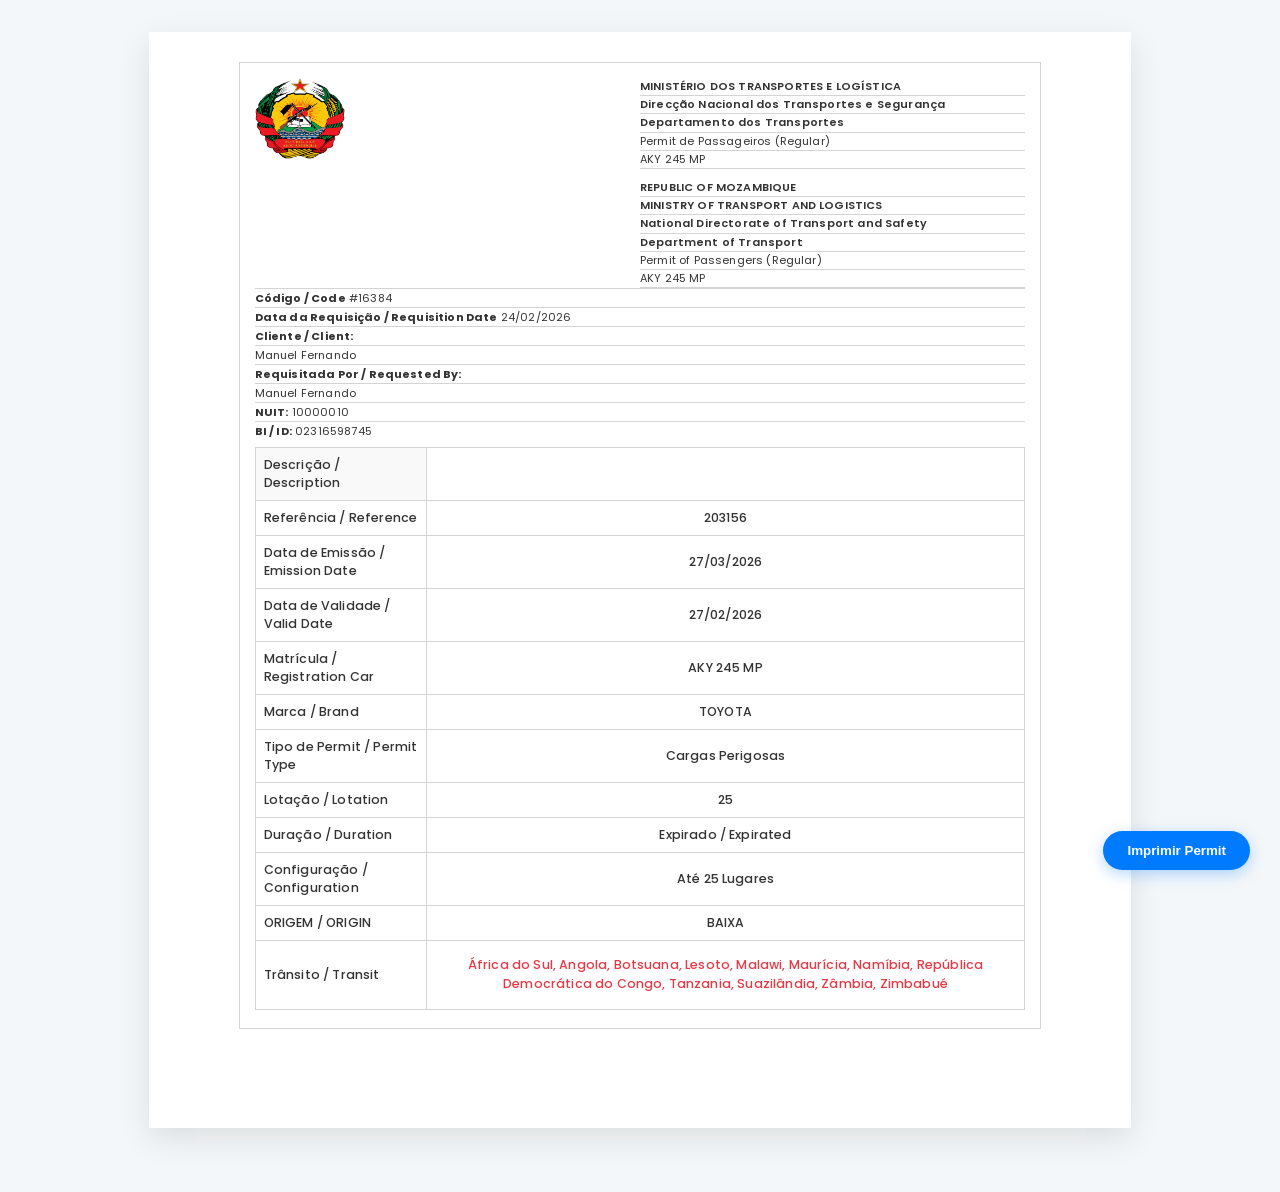
<file: index.html>
<!DOCTYPE html>
<!-- Define o tipo de documento como HTML5 -->
<html lang="pt">

<head>
    <!-- Define a codificação de caracteres como UTF-8 para suportar acentos -->
    <meta charset="UTF-8">
    <!-- Faz com que a página seja responsiva em dispositivos móveis -->
    <meta name="viewport" content="width=device-width, initial-scale=1.0">
    <!-- Título que aparece na aba do navegador -->
    <title>Balcao Virtual MTC | Permit</title>
    <!-- Ícone da aba do navegador (Favicon) -->
    <link rel="icon" type="image/png" href="emblema.png">
    <!-- Liga o ficheiro CSS externo para estilização -->
    <link rel="stylesheet" href="style.css">
    <!-- Pré-conexão com os servidores do Google Fonts para carregamento mais rápido -->
    <link rel="preconnect" href="https://fonts.googleapis.com">
    <link rel="preconnect" href="https://fonts.gstatic.com" crossorigin>
    <!-- Importa a fonte 'Poppins' com diferentes espessuras (400 a 700) -->
    <link href="https://fonts.googleapis.com/css2?family=Poppins:wght@300;400;500;600;700&display=swap"
        rel="stylesheet">
</head>


<body>
    <!-- Botão flutuante para触发 a função de impressão do navegador (escondido na impressão real) -->
    <button class="print-btn no-print" onclick="window.print()">Imprimir Permit</button>

    <!-- Contentor principal que simula o tamanho e margens de uma folha A4 -->
    <!-- Contentor principal (Elemento 5: Card de fundo branco) -->
    <div class="permit-container">
        <!-- Borda Retangular Vertical (Elemento 4) -->
        <div class="main-border">

            <!-- Quadrante 1 (Q1) -->
            <header class="q1-header">
                <div class="logo-section">
                    <img src="emblema.png" alt="Emblema de Moçambique">
                </div>
                <div class="header-text-block">
                    <div class="text-line">MINISTÉRIO DOS TRANSPORTES E LOGÍSTICA</div>
                    <div class="text-line">Direcção Nacional dos Transportes e Segurança</div>
                    <div class="text-line">Departamento dos Transportes</div>
                    <div class="text-line2" id="permit-title">Permit de Passageiros (Regular)</div>
                    <div class="text-line2" id="permit-plate-header">AKY 245 MP</div>
                    <div class="text-line spacer">REPUBLIC OF MOZAMBIQUE</div>
                    <div class="text-line">MINISTRY OF TRANSPORT AND LOGISTICS</div>
                    <div class="text-line">National Directorate of Transport and Safety</div>
                    <div class="text-line">Department of Transport</div>
                    <div class="text-line2" id="permit-title-en">Permit of Passengers (Regular)</div>
                    <div class="text-line2" id="permit-plate-header-2">AKY 245 MP</div>
                </div>
            </header>

            <!-- Quadrante 2 (Q2) -->
            <section class="q2-info">
                <div class="info-row">
                    <span class="info-label">Código / Code</span> <span id="field-codigo">#16384</span>
                </div>
                <div class="info-row">
                    <span class="info-label">Data da Requisição / Requisition Date</span> <span
                        id="field-data-requisicao">24/02/2026</span>
                </div>
                <div class="info-row">
                    <span class="info-label">Cliente / Client:</span>
                </div>
                <div class="info-row">
                    <span class="info-value" id="field-cliente">Manuel Fernando</span>
                </div>
                <div class="info-row">
                    <span class="info-label">Requisitada Por / Requested By:</span>
                </div>
                <div class="info-row">
                    <span class="info-value" id="field-requisitada-por">Manuel Fernando</span>
                </div>
                <div class="info-row">
                    <span class="info-label">NUIT:</span> <span id="field-nuit">10000010</span>
                </div>
                <div class="info-row last">
                    <span class="info-label">BI / ID:</span> <span id="field-bi">02316598745</span>
                </div>
            </section>

            <!-- Quadrante 3 (Q3) -->
            <section class="q3-table-container">
                <table class="data-table">
                    <tr>
                        <td colspan="col-label" class="table-title">Descrição / Description</td>
                        <td class="col-value"></td>
                    </tr>
                    <tr>
                        <td class="col-label">Referência / Reference</td>
                        <td class="col-value" id="field-referencia">203156</td>
                    </tr>
                    <tr>
                        <td class="col-label">Data de Emissão / Emission Date</td>
                        <td class="col-value" id="field-data-emissao">27/03/2026</td>
                    </tr>
                    <tr>
                        <td class="col-label">Data de Validade / Valid Date</td>
                        <td class="col-value" id="field-data-validade">27/02/2026</td>
                    </tr>
                    <tr>
                        <td class="col-label">Matrícula / Registration Car</td>
                        <td class="col-value" id="field-matricula">AKY 245 MP</td>
                    </tr>
                    <tr>
                        <td class="col-label">Marca / Brand</td>
                        <td class="col-value" id="field-marca">TOYOTA</td>
                    </tr>
                    <tr>
                        <td class="col-label">Tipo de Permit / Permit Type</td>
                        <td class="col-value" id="field-tipo-permit">Cargas Perigosas</td>
                    </tr>
                    <tr>
                        <td class="col-label">Lotação / Lotation</td>
                        <td class="col-value" id="field-lotacao">25</td>
                    </tr>
                    <tr>
                        <td class="col-label">Duração / Duration</td>
                        <td class="col-value" id="field-duracao">Expirado / Expirated</td>
                    </tr>
                    <tr>
                        <td class="col-label">Configuração / Configuration</td>
                        <td class="col-value" id="field-configuracao">Até 25 Lugares</td>
                    </tr>
                    <tr>
                        <td class="col-label">ORIGEM / ORIGIN</td>
                        <td class="col-value" id="field-origem">BAIXA</td>
                    </tr>
                    <tr>
                        <td class="col-label">Trânsito / Transit</td>
                        <td class="col-value-red transit-cell" id="field-transito">África do Sul, Angola, Botsuana,
                            Lesoto, Malawi, Maurícia, Namíbia, República Democrática do
                            Congo, Tanzania, Suazilândia, Zâmbia, Zimbabué</td>
                    </tr>
                </table>
            </section>
        </div>
    </div>
</body>

</html>
</file>
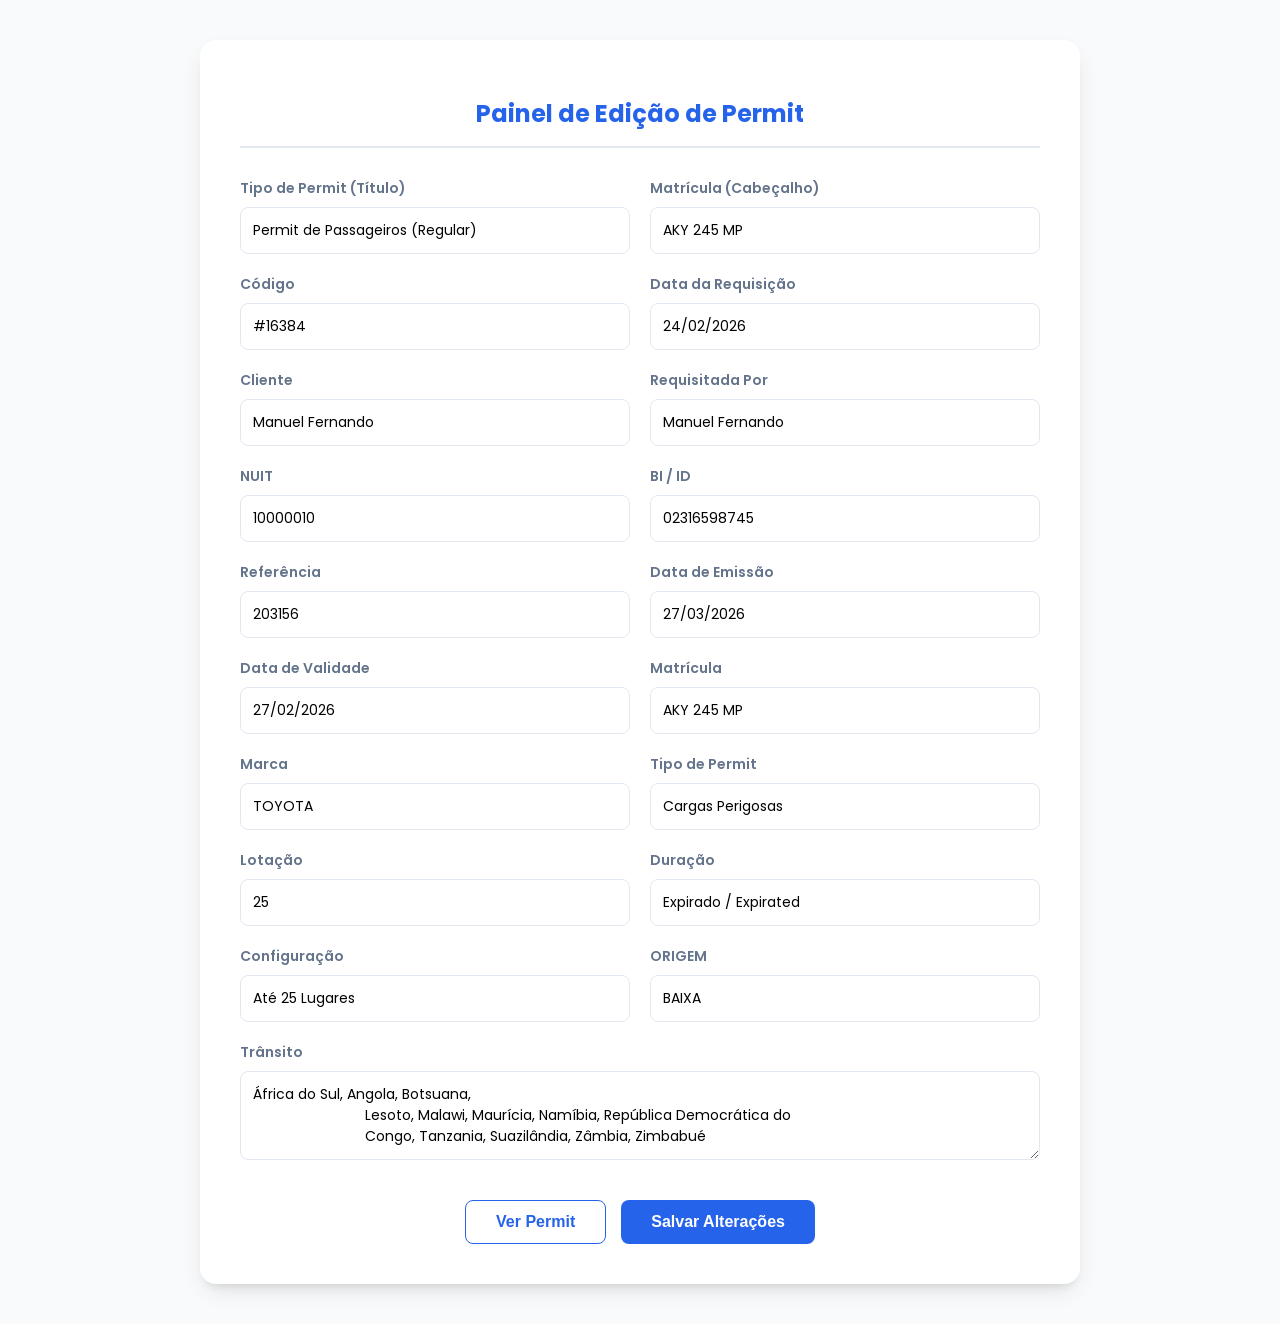
<file: editar.html>
<!DOCTYPE html>
<html lang="pt">

<head>
    <meta charset="UTF-8">
    <meta name="viewport" content="width=device-width, initial-scale=1.0">
    <title>Editar Permit | Admin</title>
    <link rel="icon" type="image/png" href="emblema.png">
    <link href="https://fonts.googleapis.com/css2?family=Poppins:wght@300;400;500;600;700&display=swap"
        rel="stylesheet">
    <style>
        :root {
            --primary: #2563eb;
            --primary-hover: #1d4ed8;
            --bg: #f8fafc;
            --card-bg: #ffffff;
            --text: #1e293b;
            --border: #e2e8f0;
        }

        body {
            font-family: 'Poppins', sans-serif;
            background-color: var(--bg);
            color: var(--text);
            margin: 0;
            padding: 40px 20px;
            display: flex;
            justify-content: center;
        }

        .admin-container {
            width: 100%;
            max-width: 800px;
            background: var(--card-bg);
            padding: 40px;
            border-radius: 16px;
            box-shadow: 0 10px 25px -5px rgba(0, 0, 0, 0.1), 0 8px 10px -6px rgba(0, 0, 0, 0.1);
        }

        h1 {
            font-size: 24px;
            font-weight: 700;
            margin-bottom: 30px;
            color: var(--primary);
            text-align: center;
            border-bottom: 2px solid var(--border);
            padding-bottom: 15px;
        }

        .form-grid {
            display: grid;
            grid-template-columns: repeat(2, 1fr);
            gap: 20px;
        }

        .form-group {
            display: flex;
            flex-direction: column;
            gap: 8px;
        }

        .form-group.full-width {
            grid-column: span 2;
        }

        label {
            font-size: 14px;
            font-weight: 600;
            color: #64748b;
        }

        input,
        textarea,
        select {
            padding: 12px;
            border: 1px solid var(--border);
            border-radius: 8px;
            font-size: 14px;
            font-family: inherit;
            transition: all 0.2s;
        }

        input:focus,
        textarea:focus {
            outline: none;
            border-color: var(--primary);
            box-shadow: 0 0 0 3px rgba(37, 99, 235, 0.1);
        }

        .actions {
            margin-top: 40px;
            display: flex;
            gap: 15px;
            justify-content: center;
        }

        button {
            padding: 12px 30px;
            border-radius: 8px;
            font-size: 16px;
            font-weight: 600;
            cursor: pointer;
            transition: all 0.2s;
        }

        .btn-save {
            background-color: var(--primary);
            color: white;
            border: none;
        }

        .btn-save:hover {
            background-color: var(--primary-hover);
            transform: translateY(-1px);
        }

        .btn-view {
            background-color: white;
            color: var(--primary);
            border: 1px solid var(--primary);
        }

        .btn-view:hover {
            background-color: rgba(37, 99, 235, 0.05);
        }

        .status-msg {
            margin-top: 20px;
            text-align: center;
            font-size: 14px;
            font-weight: 500;
            display: none;
        }

        .status-success {
            color: #10b981;
        }

        .status-error {
            color: #ef4444;
        }

        @media (max-width: 600px) {
            .form-grid {
                grid-template-columns: 1fr;
            }

            .form-group.full-width {
                grid-column: span 1;
            }
        }
    </style>
</head>

<body>
    <div class="admin-container">
        <h1>Painel de Edição de Permit</h1>

        <form id="editForm">
            <div class="form-grid">
                <!-- Header Info -->
                <div class="form-group">
                    <label for="permit-title">Tipo de Permit (Título)</label>
                    <input type="text" id="permit-title" name="permit-title" value="Permit de Passageiros (Regular)">
                </div>
                <div class="form-group">
                    <label for="permit-plate-header">Matrícula (Cabeçalho)</label>
                    <input type="text" id="permit-plate-header" name="permit-plate-header" value="AKY 372 MP">
                </div>

                <!-- Quadrante 2 -->
                <div class="form-group">
                    <label for="field-codigo">Código</label>
                    <input type="text" id="field-codigo" name="field-codigo" value="#16341">
                </div>
                <div class="form-group">
                    <label for="field-data-requisicao">Data da Requisição</label>
                    <input type="text" id="field-data-requisicao" name="field-data-requisicao" value="24/11/2025">
                </div>
                <div class="form-group">
                    <label for="field-cliente">Cliente</label>
                    <input type="text" id="field-cliente" name="field-cliente" value="ORLANDO JAIME TIVANE">
                </div>
                <div class="form-group">
                    <label for="field-requisitada-por">Requisitada Por</label>
                    <input type="text" id="field-requisitada-por" name="field-requisitada-por"
                        value="ORLANDO JAIME TIVANE">
                </div>
                <div class="form-group">
                    <label for="field-nuit">NUIT</label>
                    <input type="text" id="field-nuit" name="field-nuit" value="154 656 994">
                </div>
                <div class="form-group">
                    <label for="field-bi">BI / ID</label>
                    <input type="text" id="field-bi" name="field-bi" value="090104619737A">
                </div>

                <!-- Quadrante 3 -->
                <div class="form-group">
                    <label for="field-referencia">Referência</label>
                    <input type="text" id="field-referencia" name="field-referencia" value="20214530161">
                </div>
                <div class="form-group">
                    <label for="field-data-emissao">Data de Emissão</label>
                    <input type="text" id="field-data-emissao" name="field-data-emissao" value="27/11/2025">
                </div>
                <div class="form-group">
                    <label for="field-data-validade">Data de Validade</label>
                    <input type="text" id="field-data-validade" name="field-data-validade" value="27/02/2026">
                </div>
                <div class="form-group">
                    <label for="field-matricula">Matrícula</label>
                    <input type="text" id="field-matricula" name="field-matricula" value="AKY 372 MP">
                </div>
                <div class="form-group">
                    <label for="field-marca">Marca</label>
                    <input type="text" id="field-marca" name="field-marca" value="TOYOTA">
                </div>
                <div class="form-group">
                    <label for="field-tipo-permit">Tipo de Permit</label>
                    <input type="text" id="field-tipo-permit" name="field-tipo-permit" value="Passageiros (Regular)">
                </div>
                <div class="form-group">
                    <label for="field-lotacao">Lotação</label>
                    <input type="text" id="field-lotacao" name="field-lotacao" value="15">
                </div>
                <div class="form-group">
                    <label for="field-duracao">Duração</label>
                    <input type="text" id="field-duracao" name="field-duracao" value="Expirado / Expirated">
                </div>
                <div class="form-group">
                    <label for="field-configuracao">Configuração</label>
                    <input type="text" id="field-configuracao" name="field-configuracao" value="Até 15 Lugares">
                </div>
                <div class="form-group">
                    <label for="field-origem">ORIGEM</label>
                    <input type="text" id="field-origem" name="field-origem" value="CHOKWE">
                </div>
                <div class="form-group full-width">
                    <label for="field-transito">Trânsito</label>
                    <textarea id="field-transito" name="field-transito"
                        rows="3">África do Sul, Angola, Botsuana, Lesoto, Malawi, Maurícia, Namíbia, República Democrática do Congo, Tanzania, Suazilândia, Zâmbia, Zimbabué</textarea>
                </div>
            </div>

            <div id="statusMsg" class="status-msg"></div>

            <div class="actions">
                <button type="button" class="btn-view" onclick="window.open('index.html', '_blank')">Ver Permit</button>
                <button type="submit" class="btn-save" id="saveBtn">Salvar Alterações</button>
            </div>
        </form>
    </div>

    <script>
        const form = document.getElementById('editForm');
        const statusMsg = document.getElementById('statusMsg');

        // Carregar dados atuais do index.html ao iniciar
        async function loadCurrentData() {
            try {
                const response = await fetch('index.html');
                const html = await response.text();
                const parser = new DOMParser();
                const doc = parser.parseFromString(html, 'text/html');

                const fields = [
                    'permit-title', 'permit-plate-header', 'field-codigo',
                    'field-data-requisicao', 'field-cliente', 'field-requisitada-por',
                    'field-nuit', 'field-bi', 'field-referencia', 'field-data-emissao',
                    'field-data-validade', 'field-matricula', 'field-marca',
                    'field-tipo-permit', 'field-lotacao', 'field-duracao',
                    'field-configuracao', 'field-origem', 'field-transito'
                ];

                fields.forEach(id => {
                    const el = doc.getElementById(id);
                    if (el && document.getElementById(id)) {
                        document.getElementById(id).value = el.innerText.trim();
                    }
                });
            } catch (err) {
                console.warn('Não foi possível carregar dados automáticos (provavelmente por CORS ou arquivo local). Use os valores padrão.');
            }
        }

        window.addEventListener('DOMContentLoaded', loadCurrentData);

        form.addEventListener('submit', async (e) => {
            e.preventDefault();

            const formData = new FormData(form);
            const data = Object.fromEntries(formData.entries());

            statusMsg.style.display = 'block';
            statusMsg.className = 'status-msg';
            statusMsg.textContent = 'Aguarde, processando atualização...';

            try {
                // Como não há backend real por padrão em arquivos estáticos,
                // vamos enviar os dados para o servidor local (se existir)
                const response = await fetch('/save-permit', {
                    method: 'POST',
                    headers: { 'Content-Type': 'application/json' },
                    body: JSON.stringify(data)
                });

                if (response.ok) {
                    statusMsg.textContent = 'Sucesso! O index.html foi atualizado.';
                    statusMsg.classList.add('status-success');
                } else {
                    throw new Error('Falha no servidor');
                }
            } catch (err) {
                statusMsg.textContent = 'Erro ao salvar. Certifique-se de que o servidor local (server.js) está rodando.';
                statusMsg.classList.add('status-error');

                // Fallback: Mostrar os dados para o usuário copiar ou informar o Agente
                console.log('DADOS PARA ATUALIZAÇÃO:', data);
                alert('O servidor de salvamento não foi detectado. Se você estiver usando o Antigravity, peça para ele aplicar estas alterações.');
            }
        });
    </script>
</body>

</html>
</file>
<file: style.css>
/* Variáveis globais de cores e definições do sistema de design */
:root {
    /* Cor principal do texto (Cinza Escuro) */
    --primary-color: #333;
    /* Cor para alertas e destaque de trânsito (Vermelho) */
    --accent-red: #e63946;
    /* Cor para as bordas das tabelas e divisórias (Cinza Claro) */
    --border-color: #ddd;
    /* Cor de fundo da página no ecrã (Cinza muito azulado) */
    --bg-color: #f4f7f9;
    /* Cor de fundo do contentor do permit (Branco) */
    --card-bg: #ffffff;
}

/* Reset básico para garantir consistência entre diferentes navegadores */
* {
    margin: 0;
    padding: 0;
    box-sizing: border-box;
    /* Garante que o padding não aumente o tamanho total dos elementos */
}

/* Configurações básicas do corpo da página */
body {
    /* Define a fonte 'Poppins' como principal, com alternativas do sistema */
    font-family: 'Poppins', sans-serif;
    letter-spacing: 0.01em;
    /* Ajuste fino de kerning para Poppins */
    background-color: var(--bg-color);
    color: var(--primary-color);
    padding: 2rem 0;
    /* Centraliza o contentor principal no meio do ecrã */
    display: flex;
    justify-content: center;
    align-items: flex-start;
    min-height: 100vh;
}

/* Estilização do contentor principal (Elemento 5: Card branco) */
.permit-container {
    background: var(--card-bg);
    width: 260mm;
    min-height: 290mm;
    padding: 30px;
    /* Espaçamento entre Elemento 5 e Elemento 4 */
    box-shadow: 0 10px 30px rgba(0, 0, 0, 0.1);
    position: relative;
    margin-bottom: 2rem;
}

/* Borda Retangular Vertical (Elemento 4) */
.main-border {
    border: 1px solid #d4d4d4;
    padding: 15px;
    /* Espaçamento entre a borda e o conteúdo interno */
    /*min-height: calc(297mm - 60px);*/
    padding-bottom: 18px;
    display: flex;
    flex-direction: column;
    margin-left: 60px;
    margin-right: 60px;
}

/* --- Quadrante 1 (Q1) --- */
.q1-header {
    display: flex;
    justify-content: space-between;
    align-items: flex-start;
    margin-bottom: 0px;
    /* Removido para as linhas do Q2 começarem logo abaixo */
}

.logo-section {
    width: 50%;
    display: flex;
    justify-content: flex-start;
}

.logo-section img {
    width: 90px;
    height: auto;
}

.header-text-block {
    width: 50%;
    text-align: left;
    /* Alinhamento à esquerda no quadrante superior */
    font-size: 11px;
    font-weight: 600;
    line-height: 1.2;
}

.text-line {
    border-bottom: 1px solid #d4d4d4;
    /* Linhas horizontais do meio para a direita */
    padding: 2px 0;
    width: 100%;
}

.text-line2 {
    border-bottom: 1px solid #d4d4d4;
    padding: 2px 0;
    width: 100%;
    font-weight: 400;
}

.text-line.last {
    border-bottom: none;
    /* A última linha do Q1 não tem borda se o Q2 começar logo abaixo */
}

.text-line.spacer {
    margin-top: 10px;
}

/* --- Quadrante 2 (Q2) --- */
.q2-info {
    margin-top: 0;
    border-top: 1px solid #d4d4d4;
    /* Linha que separa Q1 de Q2 */
}

.info-row {
    border-bottom: 1px solid #d4d4d4;
    /* Linhas horizontais ponta a ponta */
    padding: 0.5px 0;
    font-size: 11px;
   /* display: flex;
    gap: 7px;*/
}

.info-row.last {
    border-bottom: none;
    /* Evita duplicar a linha com o topo da tabela */
}

.info-label {
    font-weight: 700;
    min-width: 120px;
}

.info-value {
    font-weight: 400;
}

/* --- Quadrante 3 (Q3) --- */
.q3-table-container {
    margin-top: 7px;
}

.data-table {
    width: 100%;
    border-collapse: collapse;
    background: #fff;
}

.data-table td {
    padding: 8px;
    font-size: 12.5px;
    font-weight: 500;
    border: 1px solid #d4d4d4;
    vertical-align: middle;
}

.table-title {
    /*text-align: center;*/
    font-weight: 600;
    background-color: #f9f9f9;
}

.col-label {
    width: 20%;
    /* Coluna da esquerda menor que a da direita */
    font-weight: 700;
    gap: 7px;
}

.col-value {
    width: 70%;
    text-align: center;

}

.col-value-red {
    color: var(--accent-red);
    color: red;
    font-weight: 900;
    font-size: 14px;
}

.transit-cell {
    color: var(--accent-red);
    font-size: 12px;
    text-align: center;
    line-height: 1.5;
    padding: 15px !important;
}

/* --- REGRAS DE IMPRESSÃO --- */
/* Estas regras aplicam-se apenas quando o utilizador clica em Imprimir ou salva em PDF */
@media print {
    body {
        background: none;
        /* Remove a cor de fundo cinza clara */
        padding: 0;
    }

    .permit-container {
        box-shadow: none;
        /* Remove a sombra decorativa */
        border: none;
        /* Remove bordas arredondadas externas */
        width: 100%;
        padding: 20px;
        /* Ajusta margens de papel para garantir que nada seja cortado */
    }

    /* Classe para esconder elementos que não devem sair no papel (ex: botões) */
    .no-print {
        display: none;
    }
}

/* Estilização do botão flutuante para facilitar o teste pelo utilizador */
.print-btn {
    position: fixed;
    bottom: 30px;
    right: 30px;
    background: #007bff;
    /* Cor azul de sistema */
    color: white;
    border: none;
    padding: 12px 24px;
    border-radius: 50px;
    cursor: pointer;
    font-weight: 600;
    /* Sombra e transição para efeito Premium */
    box-shadow: 0 4px 15px rgba(0, 123, 255, 0.3);
    transition: transform 0.2s, box-shadow 0.2s;
    z-index: 100;
}

/* Efeito de hover (passar o rato) no botão */
.print-btn:hover {
    transform: translateY(-2px);
    /* Efeito de elevação */
    box-shadow: 0 6px 20px rgba(0, 123, 255, 0.4);
}
</file>
